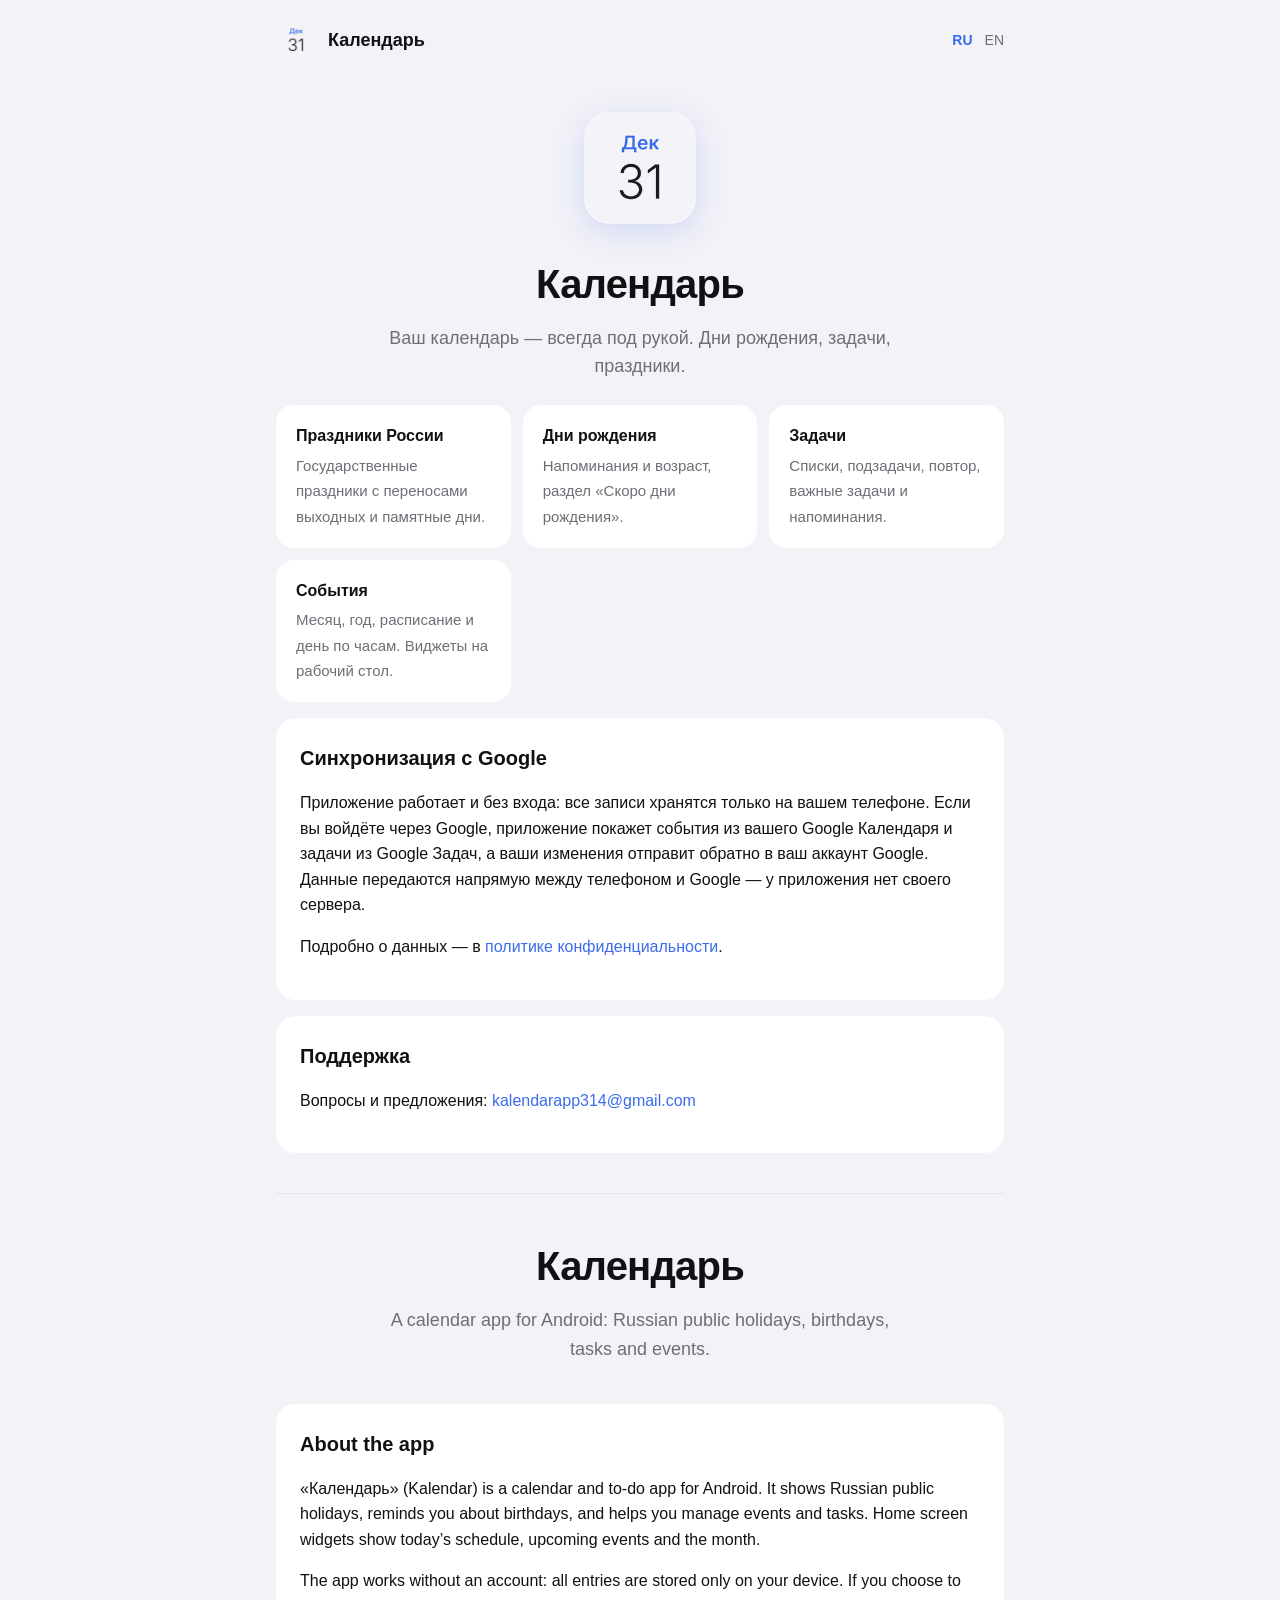
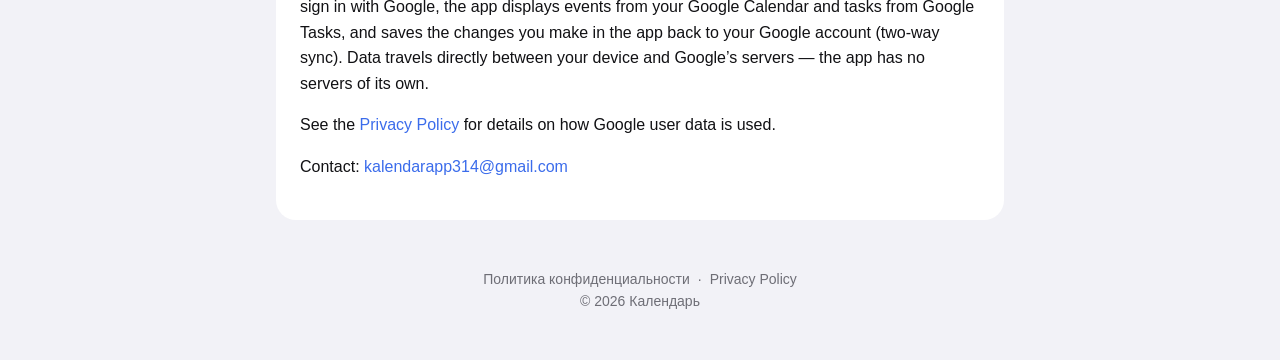
<file: index.html>
<!doctype html>
<html lang="ru">
<head>
  <meta charset="utf-8">
  <meta name="viewport" content="width=device-width, initial-scale=1">
  <title>Календарь — приложение для Android</title>
  <meta name="description" content="Календарь для Android: праздники России, дни рождения, задачи и события. Синхронизация с Google Календарём и Google Задачами.">
  <link rel="icon" href="icon.png">
  <link rel="stylesheet" href="style.css">
</head>
<body>
<div class="wrap">
  <header class="top">
    <a class="brand" href="./"><img src="icon.png" alt="">Календарь</a>
    <nav class="lang"><a class="on" href="#ru">RU</a><a href="#en">EN</a></nav>
  </header>

  <section class="hero" id="ru">
    <img src="icon.png" alt="Иконка приложения «Календарь»">
    <h1>Календарь</h1>
    <p>Ваш календарь — всегда под рукой. Дни рождения, задачи, праздники.</p>
  </section>

  <div class="grid">
    <div class="feature"><b>Праздники России</b><span>Государственные праздники с переносами выходных и памятные дни.</span></div>
    <div class="feature"><b>Дни рождения</b><span>Напоминания и возраст, раздел «Скоро дни рождения».</span></div>
    <div class="feature"><b>Задачи</b><span>Списки, подзадачи, повтор, важные задачи и напоминания.</span></div>
    <div class="feature"><b>События</b><span>Месяц, год, расписание и день по часам. Виджеты на рабочий стол.</span></div>
  </div>

  <div class="card">
    <h2>Синхронизация с Google</h2>
    <p>Приложение работает и без входа: все записи хранятся только на вашем телефоне.
      Если вы войдёте через Google, приложение покажет события из вашего Google Календаря и задачи из Google Задач,
      а ваши изменения отправит обратно в ваш аккаунт Google. Данные передаются напрямую между телефоном и Google —
      у приложения нет своего сервера.</p>
    <p>Подробно о данных — в <a href="privacy.html">политике конфиденциальности</a>.</p>
  </div>

  <div class="card">
    <h2>Поддержка</h2>
    <p>Вопросы и предложения: <a href="mailto:kalendarapp314@gmail.com">kalendarapp314@gmail.com</a></p>
  </div>

  <hr class="sep" id="en">

  <section class="hero" style="padding-top:0">
    <h1>Календарь</h1>
    <p>A calendar app for Android: Russian public holidays, birthdays, tasks and events.</p>
  </section>

  <div class="card">
    <h2>About the app</h2>
    <p>«Календарь» (Kalendar) is a calendar and to-do app for Android. It shows Russian public holidays,
      reminds you about birthdays, and helps you manage events and tasks. Home screen widgets show today’s schedule,
      upcoming events and the month.</p>
    <p>The app works without an account: all entries are stored only on your device.
      If you choose to sign in with Google, the app displays events from your Google Calendar and tasks from Google Tasks,
      and saves the changes you make in the app back to your Google account (two-way sync).
      Data travels directly between your device and Google’s servers — the app has no servers of its own.</p>
    <p>See the <a href="privacy.html#en">Privacy Policy</a> for details on how Google user data is used.</p>
    <p>Contact: <a href="mailto:kalendarapp314@gmail.com">kalendarapp314@gmail.com</a></p>
  </div>

  <footer>
    <a href="privacy.html">Политика конфиденциальности</a>·<a href="privacy.html#en">Privacy Policy</a>
    <div>© 2026 Календарь</div>
  </footer>
</div>
</body>
</html>
</file>
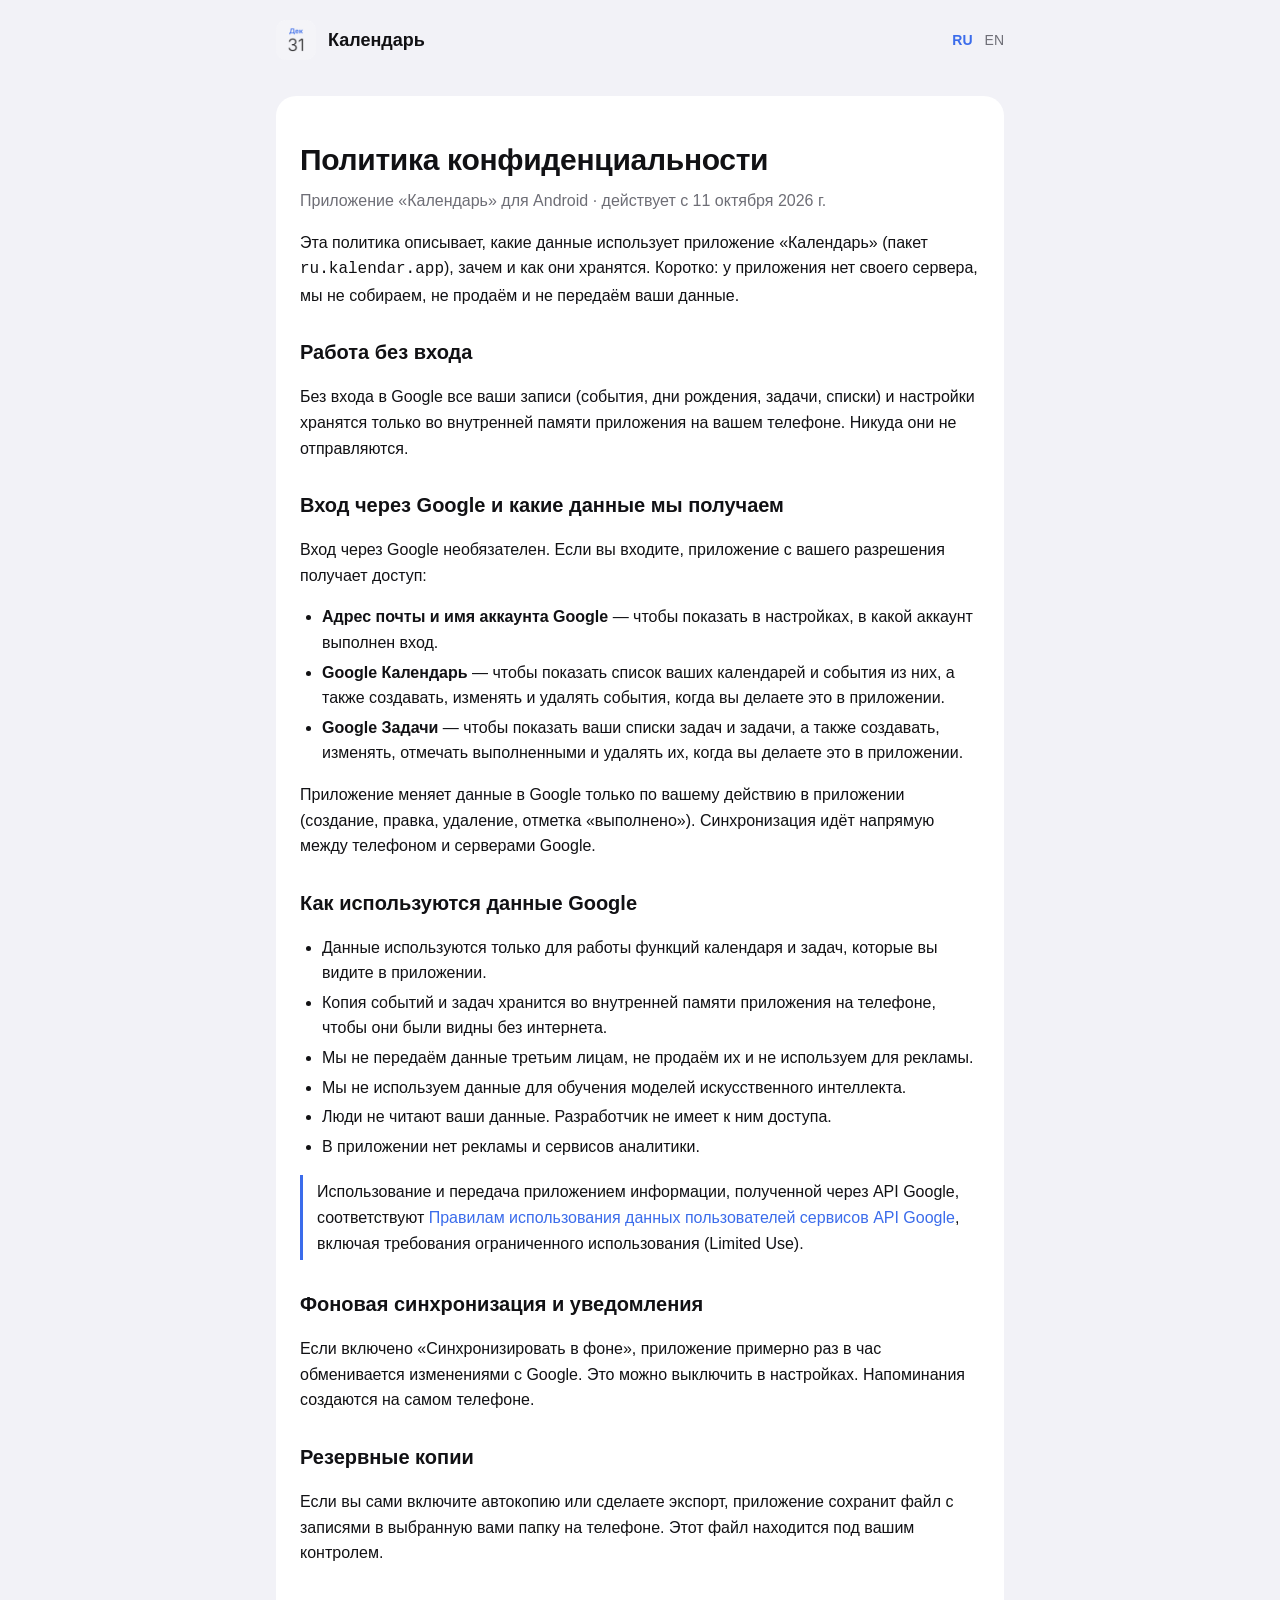
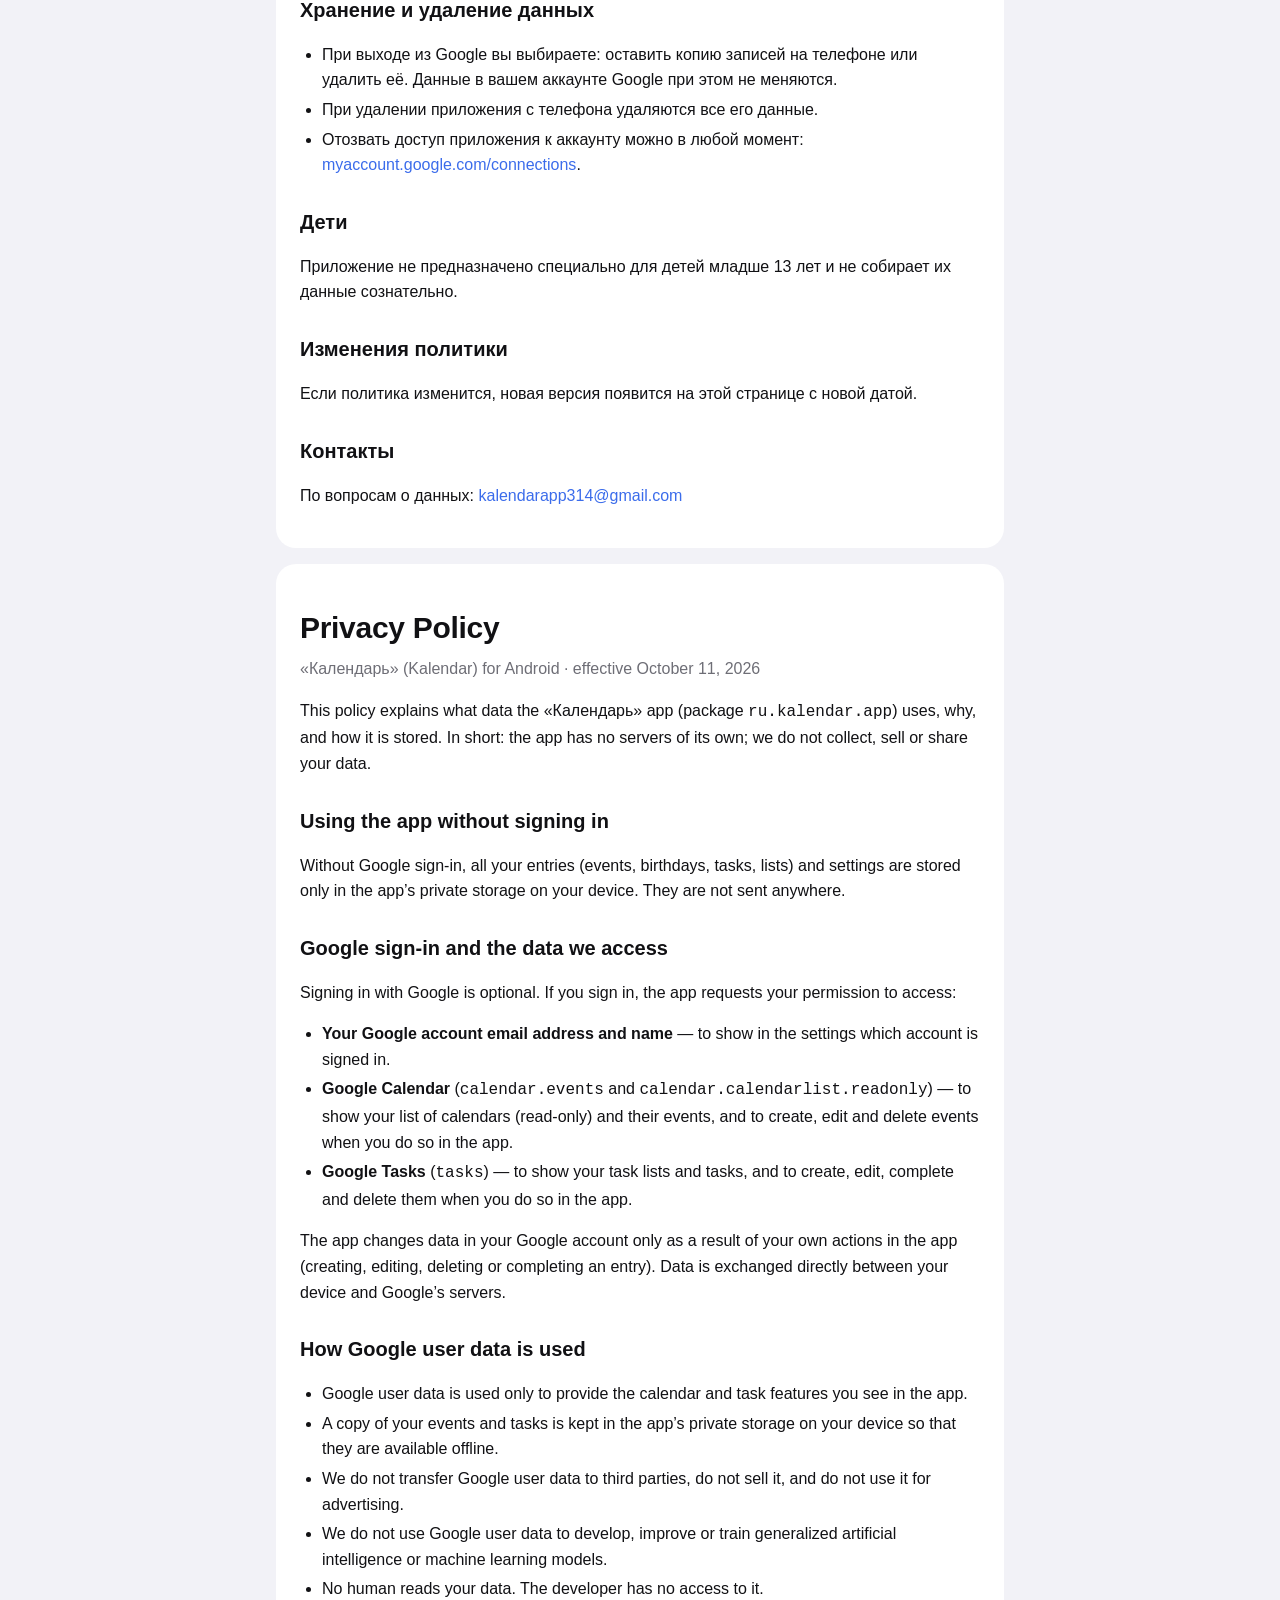
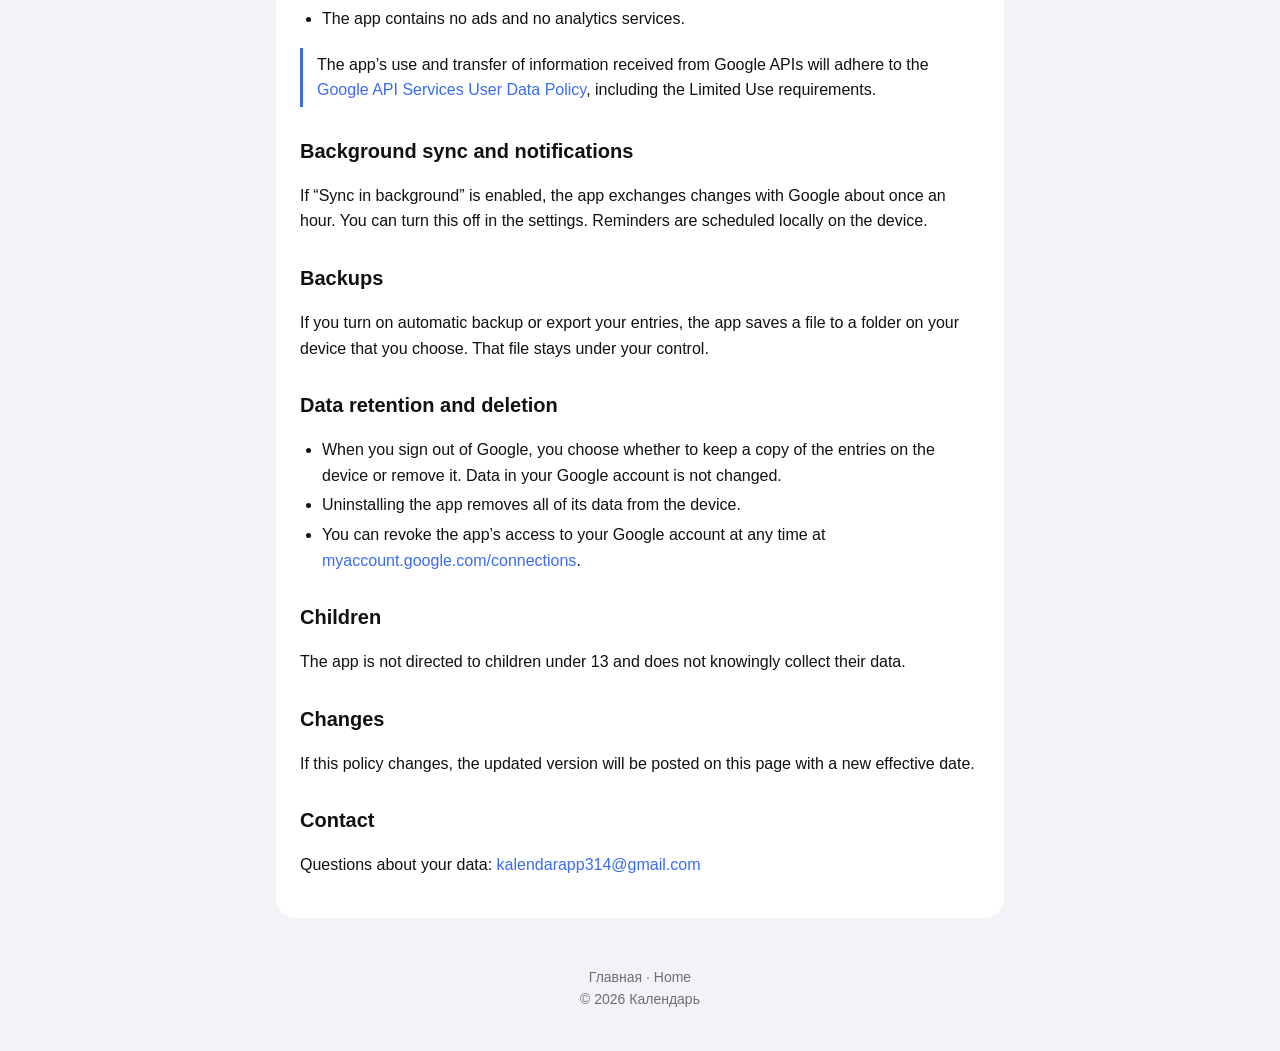
<file: privacy.html>
<!doctype html>
<html lang="ru">
<head>
  <meta charset="utf-8">
  <meta name="viewport" content="width=device-width, initial-scale=1">
  <title>Политика конфиденциальности — Календарь</title>
  <link rel="icon" href="icon.png">
  <link rel="stylesheet" href="style.css">
</head>
<body>
<div class="wrap">
  <header class="top">
    <a class="brand" href="./"><img src="icon.png" alt="">Календарь</a>
    <nav class="lang"><a class="on" href="#ru">RU</a><a href="#en">EN</a></nav>
  </header>

  <article class="doc card" id="ru">
    <h1>Политика конфиденциальности</h1>
    <p class="date">Приложение «Календарь» для Android · действует с 11 октября 2026 г.</p>

    <p>Эта политика описывает, какие данные использует приложение «Календарь» (пакет <code>ru.kalendar.app</code>),
      зачем и как они хранятся. Коротко: у приложения нет своего сервера, мы не собираем, не продаём и не передаём ваши данные.</p>

    <h2>Работа без входа</h2>
    <p>Без входа в Google все ваши записи (события, дни рождения, задачи, списки) и настройки хранятся только
      во внутренней памяти приложения на вашем телефоне. Никуда они не отправляются.</p>

    <h2>Вход через Google и какие данные мы получаем</h2>
    <p>Вход через Google необязателен. Если вы входите, приложение с вашего разрешения получает доступ:</p>
    <ul>
      <li><b>Адрес почты и имя аккаунта Google</b> — чтобы показать в настройках, в какой аккаунт выполнен вход.</li>
      <li><b>Google Календарь</b> — чтобы показать список ваших календарей и события из них, а также создавать,
        изменять и удалять события, когда вы делаете это в приложении.</li>
      <li><b>Google Задачи</b> — чтобы показать ваши списки задач и задачи, а также создавать, изменять, отмечать
        выполненными и удалять их, когда вы делаете это в приложении.</li>
    </ul>
    <p>Приложение меняет данные в Google только по вашему действию в приложении (создание, правка, удаление,
      отметка «выполнено»). Синхронизация идёт напрямую между телефоном и серверами Google.</p>

    <h2>Как используются данные Google</h2>
    <ul>
      <li>Данные используются только для работы функций календаря и задач, которые вы видите в приложении.</li>
      <li>Копия событий и задач хранится во внутренней памяти приложения на телефоне, чтобы они были видны без интернета.</li>
      <li>Мы не передаём данные третьим лицам, не продаём их и не используем для рекламы.</li>
      <li>Мы не используем данные для обучения моделей искусственного интеллекта.</li>
      <li>Люди не читают ваши данные. Разработчик не имеет к ним доступа.</li>
      <li>В приложении нет рекламы и сервисов аналитики.</li>
    </ul>
    <p class="note">Использование и передача приложением информации, полученной через API Google, соответствуют
      <a href="https://developers.google.com/terms/api-services-user-data-policy">Правилам использования данных пользователей сервисов API Google</a>,
      включая требования ограниченного использования (Limited Use).</p>

    <h2>Фоновая синхронизация и уведомления</h2>
    <p>Если включено «Синхронизировать в фоне», приложение примерно раз в час обменивается изменениями с Google.
      Это можно выключить в настройках. Напоминания создаются на самом телефоне.</p>

    <h2>Резервные копии</h2>
    <p>Если вы сами включите автокопию или сделаете экспорт, приложение сохранит файл с записями в выбранную вами папку
      на телефоне. Этот файл находится под вашим контролем.</p>

    <h2>Хранение и удаление данных</h2>
    <ul>
      <li>При выходе из Google вы выбираете: оставить копию записей на телефоне или удалить её. Данные в вашем аккаунте Google при этом не меняются.</li>
      <li>При удалении приложения с телефона удаляются все его данные.</li>
      <li>Отозвать доступ приложения к аккаунту можно в любой момент: <a href="https://myaccount.google.com/connections">myaccount.google.com/connections</a>.</li>
    </ul>

    <h2>Дети</h2>
    <p>Приложение не предназначено специально для детей младше 13 лет и не собирает их данные сознательно.</p>

    <h2>Изменения политики</h2>
    <p>Если политика изменится, новая версия появится на этой странице с новой датой.</p>

    <h2>Контакты</h2>
    <p>По вопросам о данных: <a href="mailto:kalendarapp314@gmail.com">kalendarapp314@gmail.com</a></p>
  </article>

  <article class="doc card" id="en">
    <h1>Privacy Policy</h1>
    <p class="date">«Календарь» (Kalendar) for Android · effective October 11, 2026</p>

    <p>This policy explains what data the «Календарь» app (package <code>ru.kalendar.app</code>) uses, why, and how it is stored.
      In short: the app has no servers of its own; we do not collect, sell or share your data.</p>

    <h2>Using the app without signing in</h2>
    <p>Without Google sign-in, all your entries (events, birthdays, tasks, lists) and settings are stored only in the app’s
      private storage on your device. They are not sent anywhere.</p>

    <h2>Google sign-in and the data we access</h2>
    <p>Signing in with Google is optional. If you sign in, the app requests your permission to access:</p>
    <ul>
      <li><b>Your Google account email address and name</b> — to show in the settings which account is signed in.</li>
      <li><b>Google Calendar</b> (<code>calendar.events</code> and <code>calendar.calendarlist.readonly</code>) — to show your list of calendars
        (read-only) and their events, and to create, edit and delete events when you do so in the app.</li>
      <li><b>Google Tasks</b> (<code>tasks</code>) — to show your task lists and tasks,
        and to create, edit, complete and delete them when you do so in the app.</li>
    </ul>
    <p>The app changes data in your Google account only as a result of your own actions in the app (creating, editing, deleting
      or completing an entry). Data is exchanged directly between your device and Google’s servers.</p>

    <h2>How Google user data is used</h2>
    <ul>
      <li>Google user data is used only to provide the calendar and task features you see in the app.</li>
      <li>A copy of your events and tasks is kept in the app’s private storage on your device so that they are available offline.</li>
      <li>We do not transfer Google user data to third parties, do not sell it, and do not use it for advertising.</li>
      <li>We do not use Google user data to develop, improve or train generalized artificial intelligence or machine learning models.</li>
      <li>No human reads your data. The developer has no access to it.</li>
      <li>The app contains no ads and no analytics services.</li>
    </ul>
    <p class="note">The app’s use and transfer of information received from Google APIs will adhere to the
      <a href="https://developers.google.com/terms/api-services-user-data-policy">Google API Services User Data Policy</a>,
      including the Limited Use requirements.</p>

    <h2>Background sync and notifications</h2>
    <p>If “Sync in background” is enabled, the app exchanges changes with Google about once an hour. You can turn this off in the settings.
      Reminders are scheduled locally on the device.</p>

    <h2>Backups</h2>
    <p>If you turn on automatic backup or export your entries, the app saves a file to a folder on your device that you choose.
      That file stays under your control.</p>

    <h2>Data retention and deletion</h2>
    <ul>
      <li>When you sign out of Google, you choose whether to keep a copy of the entries on the device or remove it. Data in your Google account is not changed.</li>
      <li>Uninstalling the app removes all of its data from the device.</li>
      <li>You can revoke the app’s access to your Google account at any time at <a href="https://myaccount.google.com/connections">myaccount.google.com/connections</a>.</li>
    </ul>

    <h2>Children</h2>
    <p>The app is not directed to children under 13 and does not knowingly collect their data.</p>

    <h2>Changes</h2>
    <p>If this policy changes, the updated version will be posted on this page with a new effective date.</p>

    <h2>Contact</h2>
    <p>Questions about your data: <a href="mailto:kalendarapp314@gmail.com">kalendarapp314@gmail.com</a></p>
  </article>

  <footer>
    <a href="./">Главная · Home</a>
    <div>© 2026 Календарь</div>
  </footer>
</div>
</body>
</html>
</file>
<file: style.css>
:root {
  --bg: #f2f2f7;
  --card: #ffffff;
  --text: #111114;
  --text2: #6e6e76;
  --accent: #3b6ceb;
  --line: #e4e4ea;
}
@media (prefers-color-scheme: dark) {
  :root {
    --bg: #0e0e10;
    --card: #1c1c1f;
    --text: #f5f5f7;
    --text2: #9a9aa2;
    --accent: #4c7bf0;
    --line: #2a2a2e;
  }
}
* { box-sizing: border-box; }
html { -webkit-text-size-adjust: 100%; }
body {
  margin: 0;
  background: var(--bg);
  color: var(--text);
  font-family: "Inter", -apple-system, "Segoe UI", Roboto, Arial, sans-serif;
  font-size: 16px;
  line-height: 1.6;
}
a { color: var(--accent); text-decoration: none; }
a:hover { text-decoration: underline; }
.wrap { max-width: 760px; margin: 0 auto; padding: 0 16px; }

header.top {
  display: flex; align-items: center; justify-content: space-between;
  padding: 20px 0;
}
.brand { display: flex; align-items: center; gap: 12px; color: var(--text); font-weight: 700; font-size: 18px; }
.brand img { width: 40px; height: 40px; border-radius: 10px; }
.lang a { color: var(--text2); font-size: 14px; margin-left: 12px; }
.lang a.on { color: var(--accent); font-weight: 600; }

.hero { text-align: center; padding: 32px 0 24px; }
.hero img { width: 112px; height: 112px; border-radius: 26px; box-shadow: 0 8px 30px rgba(59,108,235,.18); }
.hero h1 { font-size: 40px; letter-spacing: -0.02em; margin: 20px 0 8px; }
.hero p { color: var(--text2); font-size: 18px; margin: 0 auto; max-width: 520px; }

.card { background: var(--card); border-radius: 20px; padding: 24px; margin: 16px 0; }
.card h2 { font-size: 20px; margin: 0 0 12px; }
.grid { display: grid; grid-template-columns: repeat(auto-fit, minmax(220px, 1fr)); gap: 12px; }
.feature { background: var(--card); border-radius: 18px; padding: 18px 20px; }
.feature b { display: block; margin-bottom: 4px; }
.feature span { color: var(--text2); font-size: 15px; }

.doc h1 { font-size: 30px; letter-spacing: -0.01em; margin: 16px 0 4px; }
.doc .date { color: var(--text2); margin: 0 0 8px; }
.doc h2 { font-size: 20px; margin: 28px 0 8px; }
.doc ul { padding-left: 22px; }
.doc li { margin: 4px 0; }
.note { border-left: 3px solid var(--accent); padding: 4px 0 4px 14px; margin: 16px 0; }
hr.sep { border: 0; border-top: 1px solid var(--line); margin: 40px 0; }

footer { color: var(--text2); font-size: 14px; padding: 32px 0 48px; text-align: center; }
footer a { color: var(--text2); margin: 0 8px; }

@media (max-width: 480px) {
  .hero h1 { font-size: 32px; }
  .card { padding: 20px; }
}
</file>
